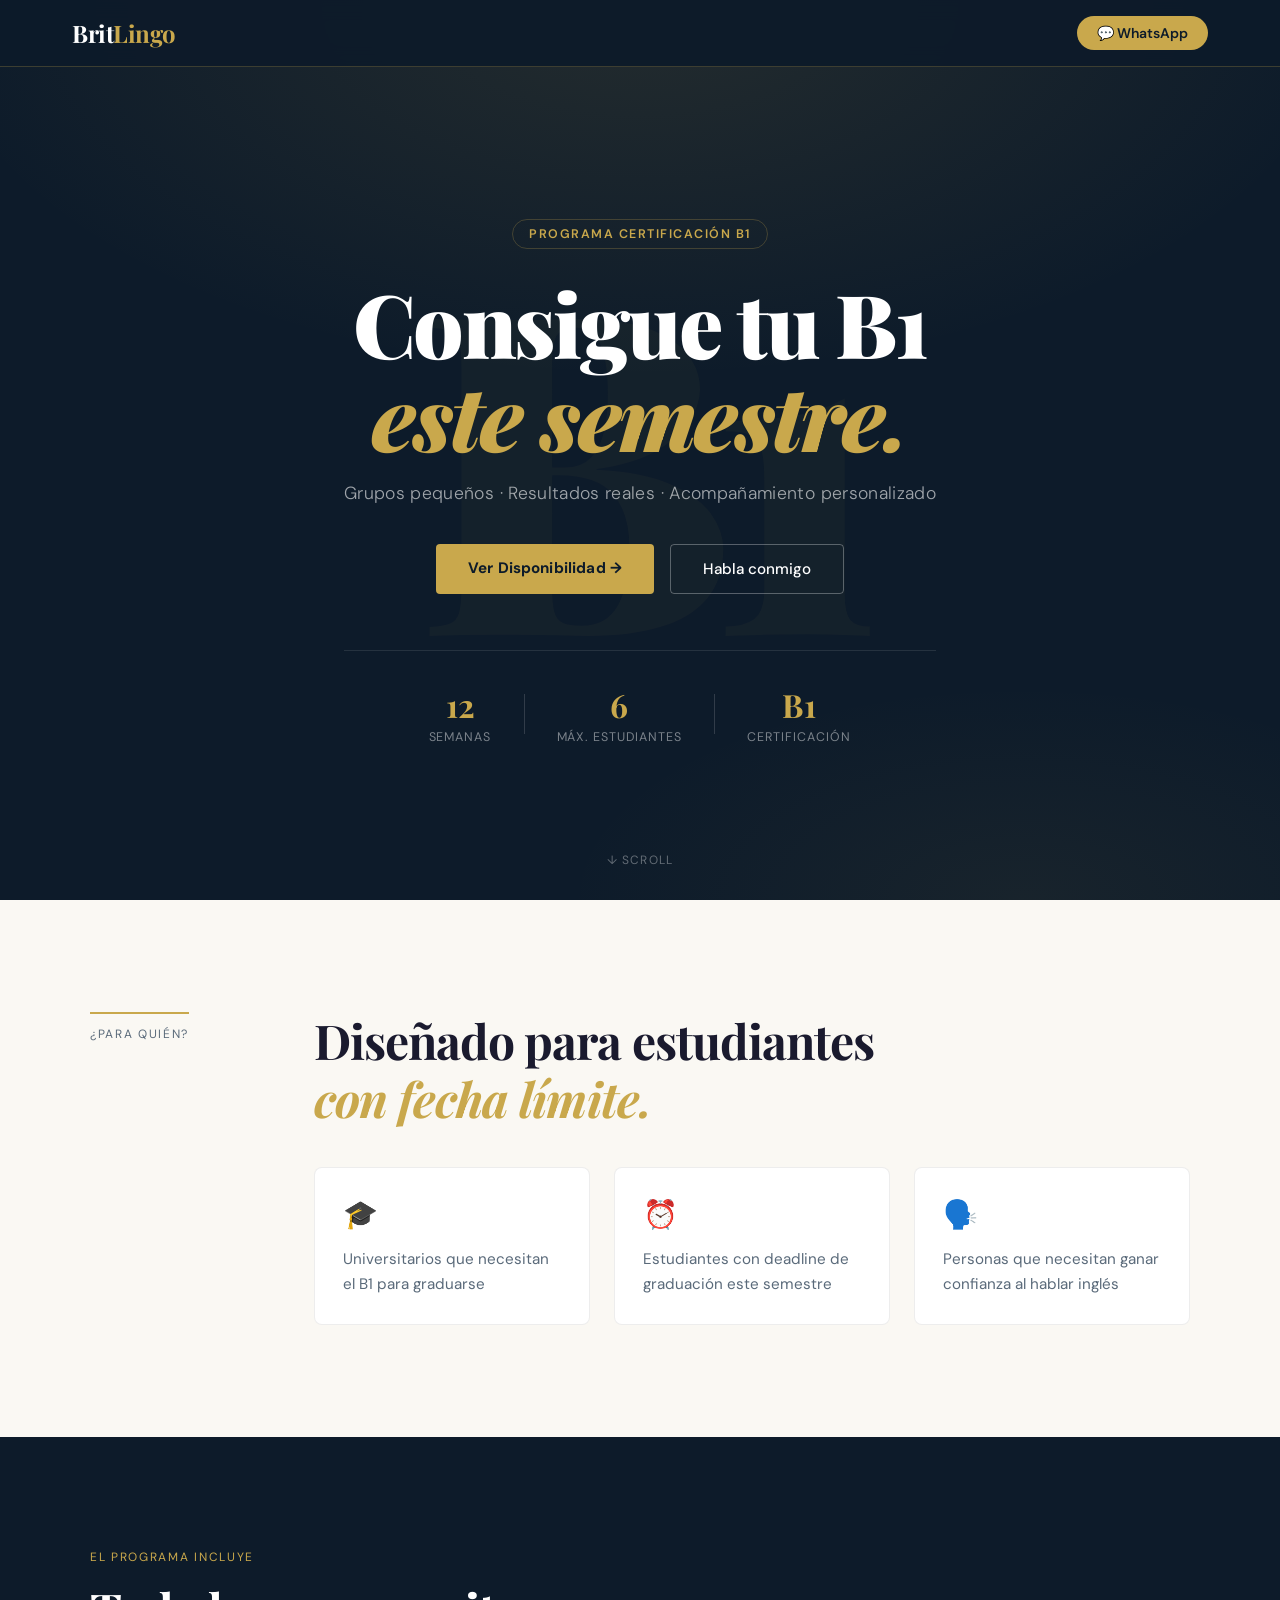
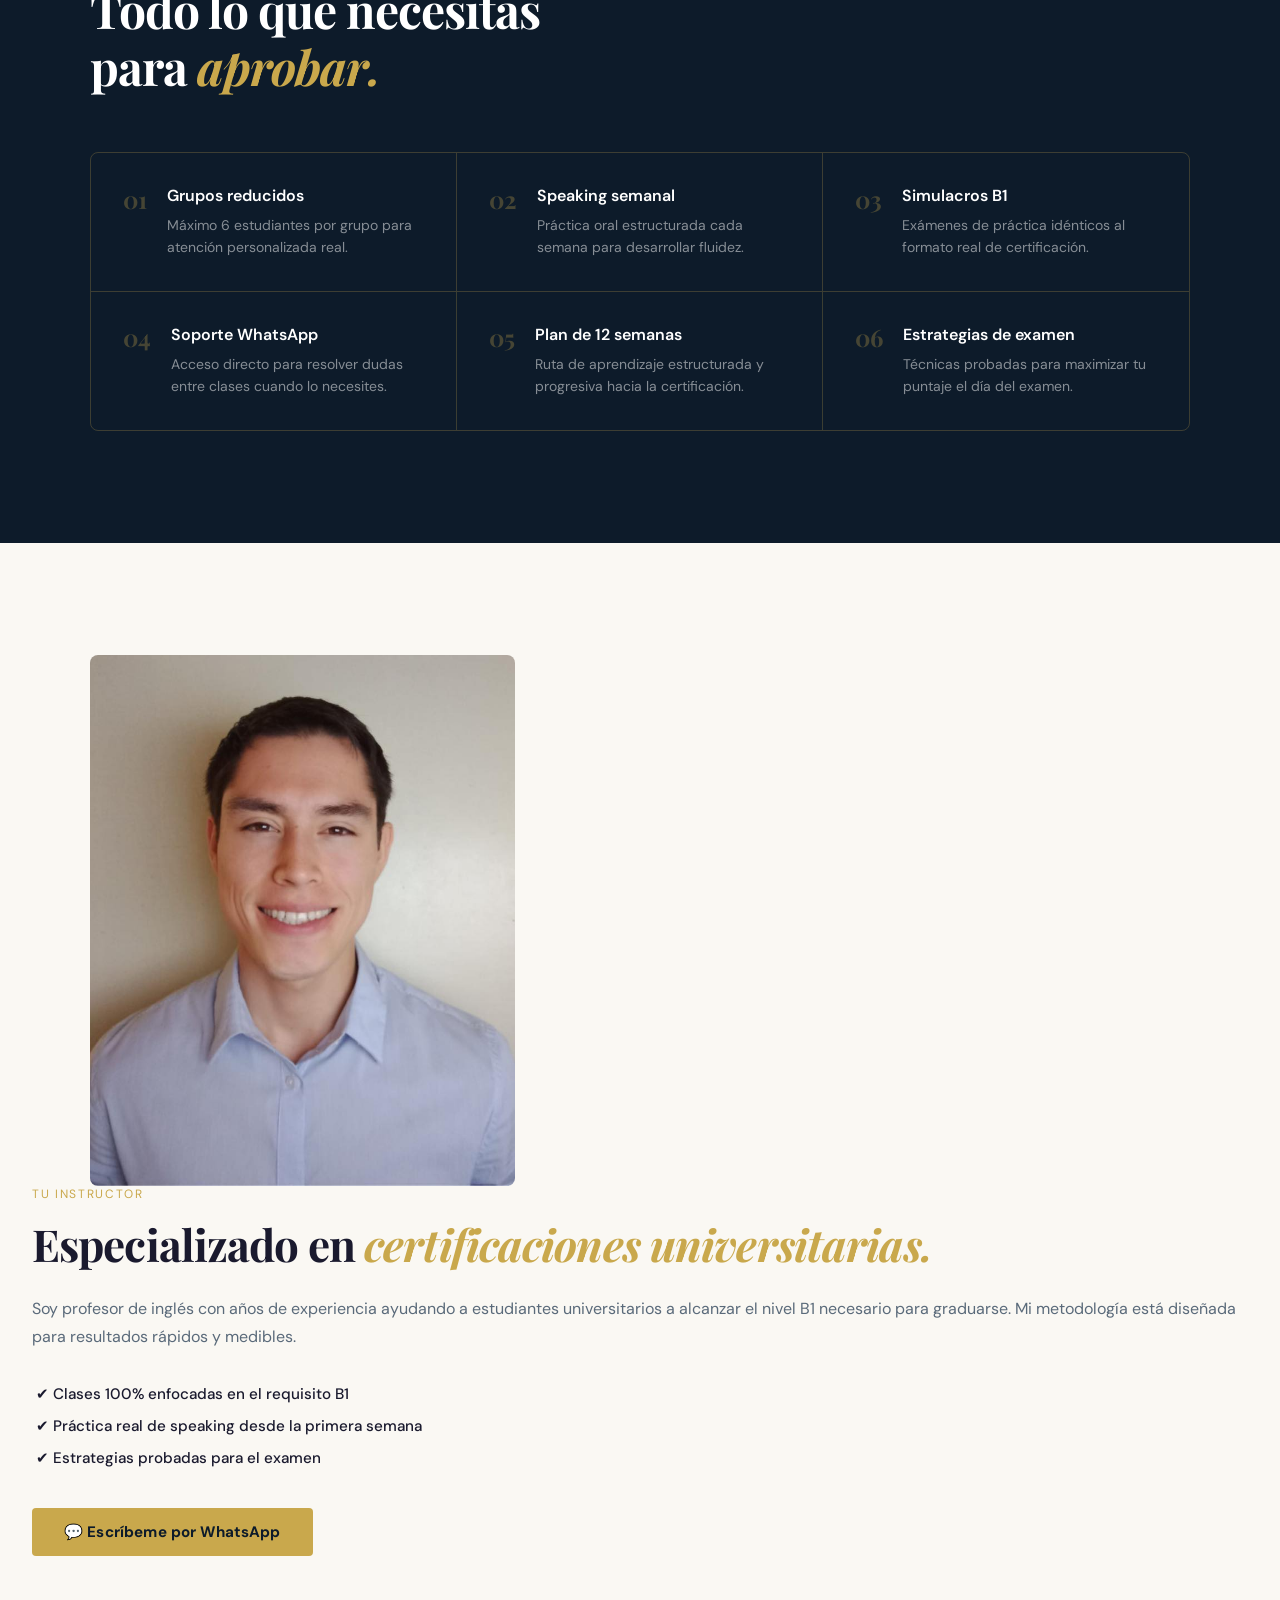
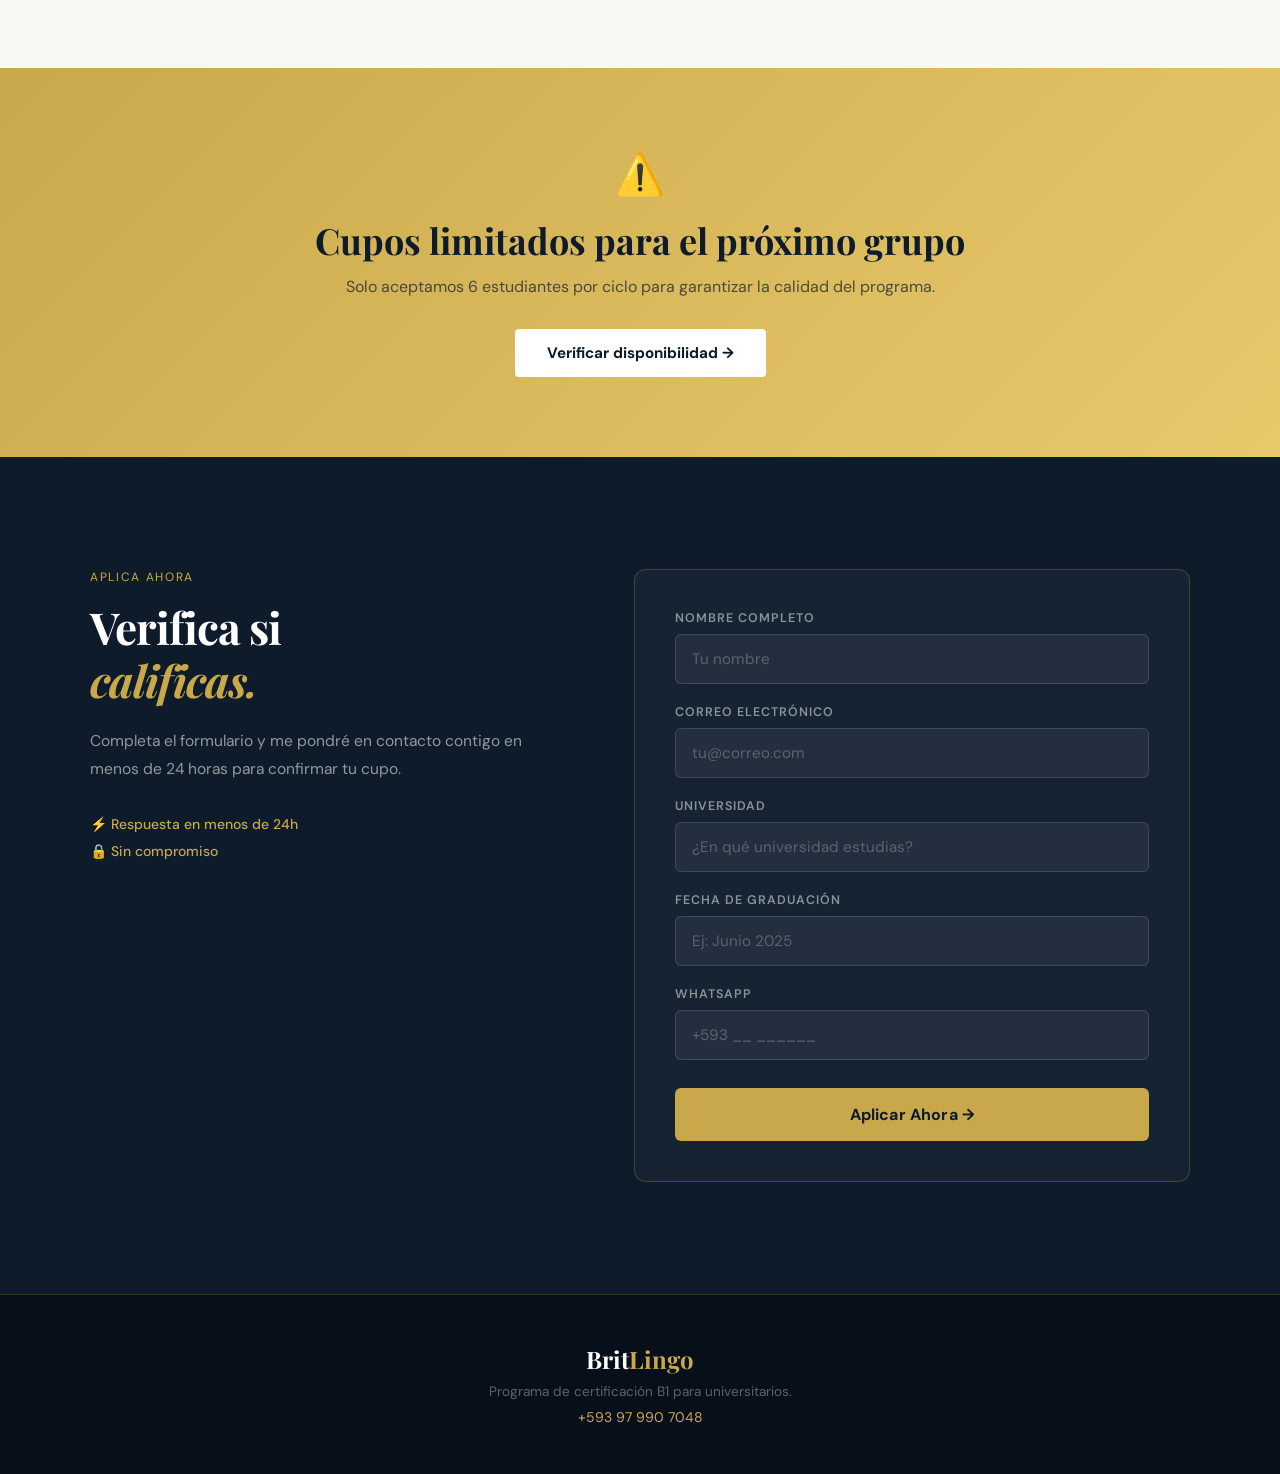
<file: index.html>
<!DOCTYPE html>
<html lang="es">
<head>
  <meta charset="UTF-8">
  <meta name="viewport" content="width=device-width, initial-scale=1">
  <title>BritLingo — Programa B1</title>
  <link rel="preconnect" href="https://fonts.googleapis.com">
  <link rel="preconnect" href="https://fonts.gstatic.com" crossorigin>
  <link href="https://fonts.googleapis.com/css2?family=Playfair+Display:wght@400;700;900&family=DM+Sans:wght@300;400;500;600&display=swap" rel="stylesheet">
  <link rel="stylesheet" href="styles.css">
</head>
<body>

<!-- NAV -->
<nav class="nav-bar">
  <div class="nav-inner">
    <div class="nav-logo">Brit<span>Lingo</span></div>
    <a href="https://wa.me/593979907048" class="nav-cta">💬 WhatsApp</a>
  </div>
</nav>

<!-- HERO -->
<section class="hero">
  <div class="hero-bg-text">B1</div>
  <div class="hero-content">
    <div class="hero-badge">Programa Certificación B1</div>
    <h1 class="hero-title">
      Consigue tu B1<br>
      <em>este semestre.</em>
    </h1>
    <p class="hero-sub">Grupos pequeños · Resultados reales · Acompañamiento personalizado</p>
    <div class="hero-actions">
      <a href="#apply" class="btn-primary">Ver Disponibilidad →</a>
      <a href="https://wa.me/593979907048" class="btn-ghost">Habla conmigo</a>
    </div>
    <div class="hero-stats">
      <div class="stat"><span class="stat-num">12</span><span class="stat-label">Semanas</span></div>
      <div class="stat-divider"></div>
      <div class="stat"><span class="stat-num">6</span><span class="stat-label">Máx. estudiantes</span></div>
      <div class="stat-divider"></div>
      <div class="stat"><span class="stat-num">B1</span><span class="stat-label">Certificación</span></div>
    </div>
  </div>
  <div class="hero-scroll">↓ Scroll</div>
</section>

<!-- PARA QUIÉN ES -->
<section class="section-for-who">
  <div class="container-split">
    <div class="split-label">¿Para quién?</div>
    <div class="split-content">
      <h2>Diseñado para estudiantes<br><em>con fecha límite.</em></h2>
      <div class="for-who-cards">
        <div class="fw-card">
          <div class="fw-icon">🎓</div>
          <p>Universitarios que necesitan el B1 para graduarse</p>
        </div>
        <div class="fw-card">
          <div class="fw-icon">⏰</div>
          <p>Estudiantes con deadline de graduación este semestre</p>
        </div>
        <div class="fw-card">
          <div class="fw-icon">🗣️</div>
          <p>Personas que necesitan ganar confianza al hablar inglés</p>
        </div>
      </div>
    </div>
  </div>
</section>

<!-- INCLUYE -->
<section class="section-includes">
  <div class="container-center">
    <div class="section-eyebrow">El programa incluye</div>
    <h2>Todo lo que necesitas<br>para <em>aprobar.</em></h2>
    <div class="includes-grid">
      <div class="inc-item">
        <div class="inc-number">01</div>
        <div class="inc-text">
          <h4>Grupos reducidos</h4>
          <p>Máximo 6 estudiantes por grupo para atención personalizada real.</p>
        </div>
      </div>
      <div class="inc-item">
        <div class="inc-number">02</div>
        <div class="inc-text">
          <h4>Speaking semanal</h4>
          <p>Práctica oral estructurada cada semana para desarrollar fluidez.</p>
        </div>
      </div>
      <div class="inc-item">
        <div class="inc-number">03</div>
        <div class="inc-text">
          <h4>Simulacros B1</h4>
          <p>Exámenes de práctica idénticos al formato real de certificación.</p>
        </div>
      </div>
      <div class="inc-item">
        <div class="inc-number">04</div>
        <div class="inc-text">
          <h4>Soporte WhatsApp</h4>
          <p>Acceso directo para resolver dudas entre clases cuando lo necesites.</p>
        </div>
      </div>
      <div class="inc-item">
        <div class="inc-number">05</div>
        <div class="inc-text">
          <h4>Plan de 12 semanas</h4>
          <p>Ruta de aprendizaje estructurada y progresiva hacia la certificación.</p>
        </div>
      </div>
      <div class="inc-item">
        <div class="inc-number">06</div>
        <div class="inc-text">
          <h4>Estrategias de examen</h4>
          <p>Técnicas probadas para maximizar tu puntaje el día del examen.</p>
        </div>
      </div>
    </div>
  </div>
</section>

<!-- ABOUT -->
<section class="section-about">
  <div class="about-inner">
    <div class="about-photo">
        <span><img src="profesional.jpg" style="width:100%;height:100%;object-fit:cover;"></span>
      </div>
    </div>
    <div class="about-text">
      <div class="section-eyebrow">Tu instructor</div>
      <h2>Especializado en <em>certificaciones universitarias.</em></h2>
      <p class="about-bio">
        Soy profesor de inglés con años de experiencia ayudando a estudiantes universitarios a alcanzar el nivel B1 necesario para graduarse. Mi metodología está diseñada para resultados rápidos y medibles.
      </p>
      <div class="about-checks">
        <div class="check-item">✔ Clases 100% enfocadas en el requisito B1</div>
        <div class="check-item">✔ Práctica real de speaking desde la primera semana</div>
        <div class="check-item">✔ Estrategias probadas para el examen</div>
      </div>
      <a href="https://wa.me/593979907048" class="btn-primary">💬 Escríbeme por WhatsApp</a>
    </div>
  </div>
</section>

<!-- URGENCIA -->
<section class="section-urgency">
  <div class="urgency-inner">
    <div class="urgency-icon">⚠️</div>
    <h3>Cupos limitados para el próximo grupo</h3>
    <p>Solo aceptamos 6 estudiantes por ciclo para garantizar la calidad del programa.</p>
    <a href="#apply" class="btn-light">Verificar disponibilidad →</a>
  </div>
</section>

<!-- FORMULARIO -->

<section id="apply" class="section-form">
  <div class="form-container">
    <div class="form-left">
      <div class="section-eyebrow">Aplica ahora</div>
      <h2>Verifica si<br><em>calificas.</em></h2>
      <p>Completa el formulario y me pondré en contacto contigo en menos de 24 horas para confirmar tu cupo.</p>
      <div class="form-promise">
        <div class="promise-item">⚡ Respuesta en menos de 24h</div>
        <div class="promise-item">🔒 Sin compromiso</div>
      </div>
    </div>
    <div class="form-right">
      <form 
        action="https://hook.eu2.make.com/7elasmasxfqbbw2cstdcckxref2mr62m" 
        method="POST"
        onsubmit="setTimeout(function(){ window.location='thankyou.html'; }, 500);">
        
        <div class="form-group">
          <label>Nombre Completo</label>
          <input type="text" name="name" placeholder="Tu nombre" required>
        </div>
        <div class="form-group">
          <label>Correo Electrónico</label>
          <input type="email" name="email" placeholder="tu@correo.com" required>
        </div>
        <div class="form-group">
          <label>Universidad</label>
          <input type="text" name="university" placeholder="¿En qué universidad estudias?">
        </div>
        <div class="form-group">
          <label>Fecha de Graduación</label>
          <input type="text" name="deadline" placeholder="Ej: Junio 2025">
        </div>
        <div class="form-group">
          <label>WhatsApp</label>
          <input type="tel" name="whatsapp" placeholder="+593 __ ______">
        </div>
        <button type="submit" class="btn-submit">
          Aplicar Ahora →
        </button>
      </form>
    </div>
  </div>
</section>

<!-- FOOTER -->
<footer class="site-footer">
  <div class="footer-inner">
    <div class="footer-logo">Brit<span>Lingo</span></div>
    <p>Programa de certificación B1 para universitarios.</p>
    <a href="https://wa.me/593979907048">+593 97 990 7048</a>
  </div>
</footer>

<script>
  // Scroll reveal
  const observer = new IntersectionObserver((entries) => {
    entries.forEach(e => {
      if (e.isIntersecting) {
        e.target.classList.add('visible');
      }
    });
  }, { threshold: 0.1 });

  document.querySelectorAll('.fw-card, .inc-item, .check-item, .about-text, .about-photo').forEach(el => {
    el.classList.add('reveal');
    observer.observe(el);
  });
</script>

</body>
</html>
</file>
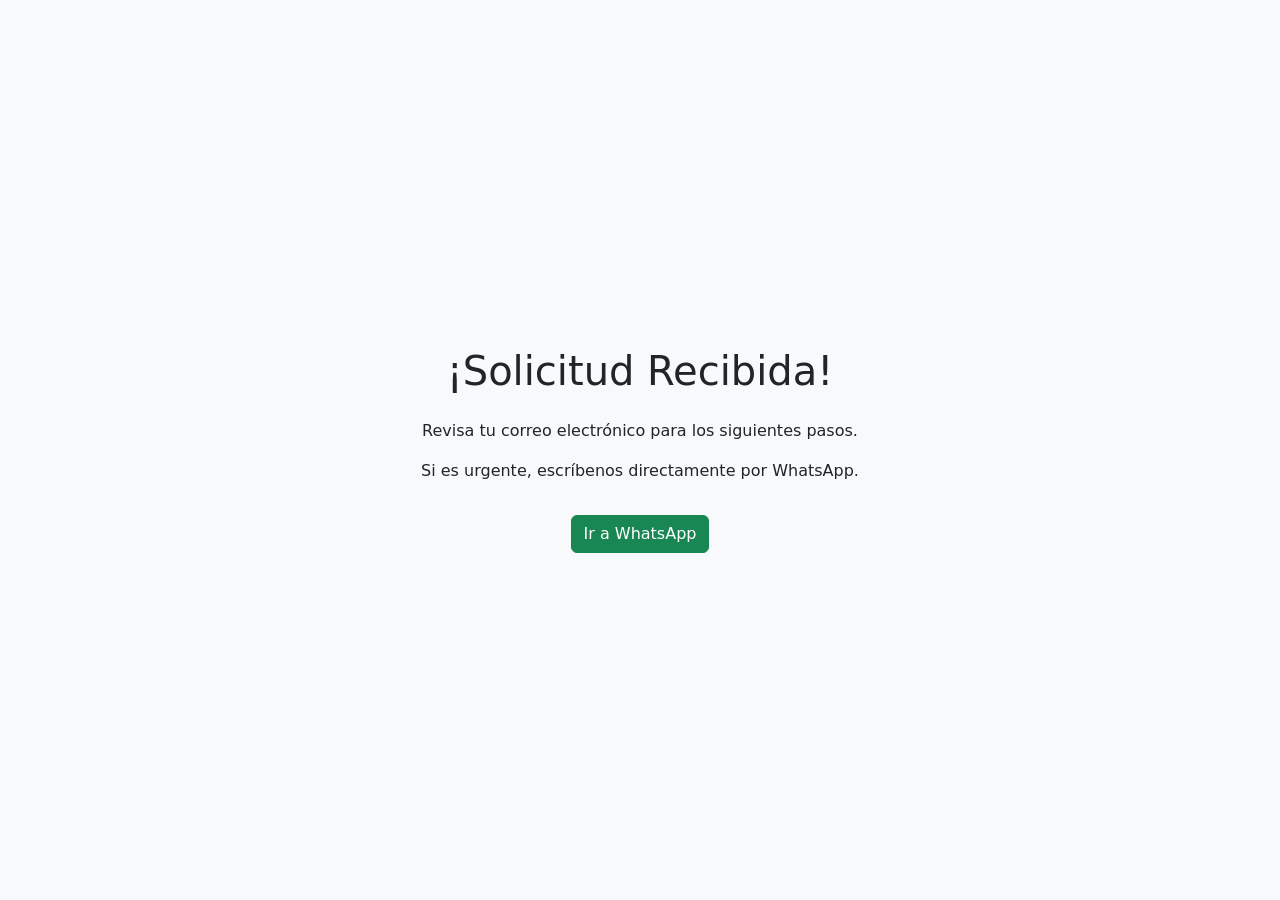
<file: thankyou.html>
<!DOCTYPE html>
<html lang="es">
<head>
  <meta charset="UTF-8">
  <meta name="viewport" content="width=device-width, initial-scale=1">
  <title>Gracias | BritLingo</title>
  <link href="https://cdn.jsdelivr.net/npm/bootstrap@5.3.2/dist/css/bootstrap.min.css" rel="stylesheet">
</head>

<body class="bg-light d-flex align-items-center justify-content-center vh-100">

  <div class="text-center">
    <h1 class="mb-4">¡Solicitud Recibida!</h1>
    <p>Revisa tu correo electrónico para los siguientes pasos.</p>
    <p>Si es urgente, escríbenos directamente por WhatsApp.</p>

    <a href="https://wa.me/0979907048" class="btn btn-success mt-3">
      Ir a WhatsApp
    </a>
  </div>

</body>
</html>
</file>
<file: styles.css>
/* ============================================
   BRITLINGO — STYLES
   Aesthetic: Editorial luxury, navy + gold
   ============================================ */

:root {
  --navy: #0d1b2a;
  --navy-mid: #1a2e45;
  --gold: #c9a84c;
  --gold-light: #e8c96a;
  --cream: #faf8f3;
  --white: #ffffff;
  --text: #1a1a2e;
  --text-muted: #5a6a7a;
  --border: rgba(201, 168, 76, 0.25);
  --font-display: 'Playfair Display', Georgia, serif;
  --font-body: 'DM Sans', sans-serif;
}

*, *::before, *::after {
  margin: 0;
  padding: 0;
  box-sizing: border-box;
}

html { scroll-behavior: smooth; }

body {
  font-family: var(--font-body);
  color: var(--text);
  background: var(--cream);
  overflow-x: hidden;
}

em {
  font-style: italic;
  color: var(--gold);
  font-family: var(--font-display);
}

/* ===== NAV ===== */
.nav-bar {
  position: fixed;
  top: 0; left: 0; right: 0;
  z-index: 100;
  background: rgba(13, 27, 42, 0.95);
  backdrop-filter: blur(10px);
  border-bottom: 1px solid var(--border);
}
.nav-inner {
  max-width: 1200px;
  margin: 0 auto;
  padding: 1rem 2rem;
  display: flex;
  justify-content: space-between;
  align-items: center;
}
.nav-logo {
  font-family: var(--font-display);
  font-size: 1.5rem;
  font-weight: 700;
  color: var(--white);
  letter-spacing: -0.02em;
}
.nav-logo span { color: var(--gold); }
.nav-cta {
  background: var(--gold);
  color: var(--navy);
  text-decoration: none;
  padding: 0.5rem 1.25rem;
  border-radius: 50px;
  font-weight: 600;
  font-size: 0.875rem;
  transition: background 0.2s, transform 0.2s;
}
.nav-cta:hover {
  background: var(--gold-light);
  transform: translateY(-1px);
}

/* ===== HERO ===== */
.hero {
  min-height: 100vh;
  background: var(--navy);
  display: flex;
  flex-direction: column;
  justify-content: center;
  align-items: center;
  text-align: center;
  padding: 8rem 2rem 4rem;
  position: relative;
  overflow: hidden;
}
.hero::before {
  content: '';
  position: absolute;
  inset: 0;
  background: 
    radial-gradient(ellipse 80% 60% at 50% 0%, rgba(201,168,76,0.12) 0%, transparent 70%),
    radial-gradient(ellipse 60% 40% at 80% 100%, rgba(201,168,76,0.06) 0%, transparent 60%);
}
.hero-bg-text {
  position: absolute;
  font-family: var(--font-display);
  font-size: clamp(200px, 35vw, 480px);
  font-weight: 900;
  color: rgba(201, 168, 76, 0.04);
  user-select: none;
  top: 50%;
  left: 50%;
  transform: translate(-50%, -50%);
  letter-spacing: -0.05em;
  line-height: 1;
}
.hero-content {
  position: relative;
  z-index: 2;
  max-width: 750px;
  animation: fadeUp 0.9s ease both;
}
.hero-badge {
  display: inline-block;
  border: 1px solid var(--border);
  color: var(--gold);
  font-size: 0.78rem;
  font-weight: 600;
  letter-spacing: 0.12em;
  text-transform: uppercase;
  padding: 0.4rem 1rem;
  border-radius: 50px;
  margin-bottom: 1.75rem;
}
.hero-title {
  font-family: var(--font-display);
  font-size: clamp(3rem, 7vw, 5.5rem);
  font-weight: 900;
  color: var(--white);
  line-height: 1.05;
  letter-spacing: -0.03em;
  margin-bottom: 1.25rem;
}
.hero-sub {
  font-size: 1.1rem;
  color: rgba(255,255,255,0.6);
  font-weight: 300;
  letter-spacing: 0.02em;
  margin-bottom: 2.5rem;
}
.hero-actions {
  display: flex;
  gap: 1rem;
  justify-content: center;
  flex-wrap: wrap;
  margin-bottom: 3.5rem;
}
.hero-stats {
  display: flex;
  align-items: center;
  gap: 2rem;
  justify-content: center;
  border-top: 1px solid rgba(255,255,255,0.1);
  padding-top: 2rem;
  flex-wrap: wrap;
  animation: fadeUp 0.9s 0.3s ease both;
}
.stat { text-align: center; }
.stat-num {
  display: block;
  font-family: var(--font-display);
  font-size: 2rem;
  font-weight: 700;
  color: var(--gold);
}
.stat-label {
  display: block;
  font-size: 0.78rem;
  color: rgba(255,255,255,0.45);
  letter-spacing: 0.08em;
  text-transform: uppercase;
  margin-top: 0.2rem;
}
.stat-divider {
  width: 1px;
  height: 40px;
  background: rgba(255,255,255,0.15);
}
.hero-scroll {
  position: absolute;
  bottom: 2rem;
  left: 50%;
  transform: translateX(-50%);
  font-size: 0.75rem;
  color: rgba(255,255,255,0.35);
  letter-spacing: 0.1em;
  text-transform: uppercase;
  animation: bounce 2s infinite;
}

/* ===== BUTTONS ===== */
.btn-primary {
  display: inline-block;
  background: var(--gold);
  color: var(--navy);
  text-decoration: none;
  padding: 0.875rem 2rem;
  border-radius: 4px;
  font-weight: 700;
  font-size: 0.95rem;
  transition: all 0.2s;
  letter-spacing: 0.01em;
}
.btn-primary:hover {
  background: var(--gold-light);
  transform: translateY(-2px);
  box-shadow: 0 8px 30px rgba(201,168,76,0.4);
}
.btn-ghost {
  display: inline-block;
  background: transparent;
  color: var(--white);
  text-decoration: none;
  padding: 0.875rem 2rem;
  border-radius: 4px;
  font-weight: 500;
  font-size: 0.95rem;
  border: 1px solid rgba(255,255,255,0.3);
  transition: all 0.2s;
}
.btn-ghost:hover {
  border-color: var(--gold);
  color: var(--gold);
}
.btn-light {
  display: inline-block;
  background: var(--white);
  color: var(--navy);
  text-decoration: none;
  padding: 0.875rem 2rem;
  border-radius: 4px;
  font-weight: 700;
  font-size: 0.95rem;
  transition: all 0.2s;
}
.btn-light:hover {
  background: var(--cream);
  transform: translateY(-2px);
}

/* ===== SECTION: PARA QUIÉN ===== */
.section-for-who {
  padding: 7rem 2rem;
  background: var(--cream);
}
.container-split {
  max-width: 1100px;
  margin: 0 auto;
  display: grid;
  grid-template-columns: 160px 1fr;
  gap: 4rem;
  align-items: start;
}
.split-label {
  font-size: 0.75rem;
  letter-spacing: 0.14em;
  text-transform: uppercase;
  color: var(--text-muted);
  padding-top: 0.75rem;
  border-top: 2px solid var(--gold);
  width: fit-content;
}
.split-content h2 {
  font-family: var(--font-display);
  font-size: clamp(2rem, 4vw, 3rem);
  font-weight: 700;
  line-height: 1.2;
  margin-bottom: 2.5rem;
  letter-spacing: -0.02em;
}
.for-who-cards {
  display: grid;
  grid-template-columns: repeat(3, 1fr);
  gap: 1.5rem;
}
.fw-card {
  background: var(--white);
  border: 1px solid rgba(0,0,0,0.07);
  border-radius: 8px;
  padding: 1.75rem;
  transition: all 0.3s;
}
.fw-card:hover {
  border-color: var(--gold);
  box-shadow: 0 12px 40px rgba(0,0,0,0.07);
  transform: translateY(-3px);
}
.fw-icon {
  font-size: 1.75rem;
  margin-bottom: 0.875rem;
}
.fw-card p {
  font-size: 0.95rem;
  line-height: 1.6;
  color: var(--text-muted);
}

/* ===== SECTION: INCLUYE ===== */
.section-includes {
  background: var(--navy);
  padding: 7rem 2rem;
}
.container-center {
  max-width: 1100px;
  margin: 0 auto;
}
.section-eyebrow {
  font-size: 0.75rem;
  letter-spacing: 0.14em;
  text-transform: uppercase;
  color: var(--gold);
  margin-bottom: 1rem;
}
.section-includes h2 {
  font-family: var(--font-display);
  font-size: clamp(2rem, 4vw, 3rem);
  font-weight: 700;
  color: var(--white);
  line-height: 1.2;
  margin-bottom: 3.5rem;
  letter-spacing: -0.02em;
}
.includes-grid {
  display: grid;
  grid-template-columns: repeat(3, 1fr);
  gap: 0;
  border: 1px solid var(--border);
  border-radius: 8px;
  overflow: hidden;
}
.inc-item {
  padding: 2rem;
  border-right: 1px solid var(--border);
  border-bottom: 1px solid var(--border);
  display: flex;
  gap: 1.25rem;
  transition: background 0.25s;
}
.inc-item:hover { background: rgba(201,168,76,0.05); }
.inc-item:nth-child(3n) { border-right: none; }
.inc-item:nth-child(4), .inc-item:nth-child(5), .inc-item:nth-child(6) { border-bottom: none; }
.inc-number {
  font-family: var(--font-display);
  font-size: 1.5rem;
  font-weight: 700;
  color: rgba(201,168,76,0.3);
  line-height: 1;
  flex-shrink: 0;
  padding-top: 0.1rem;
}
.inc-text h4 {
  font-weight: 600;
  color: var(--white);
  margin-bottom: 0.5rem;
  font-size: 1rem;
}
.inc-text p {
  font-size: 0.875rem;
  color: rgba(255,255,255,0.5);
  line-height: 1.6;
}

/* ===== SECTION: ABOUT ===== */
.section-about {
  padding: 7rem 2rem;
  background: var(--cream);
}
.about-inner {
  max-width: 1100px;
  margin: 0 auto;
  display: grid;
  grid-template-columns: 1fr 1.4fr;
  gap: 5rem;
  align-items: center;
}
.about-photo {
  aspect-ratio: 4/5;
  border-radius: 8px;
  overflow: hidden;
  position: relative;
}
.about-photo::after {
  content: '';
  position: absolute;
  bottom: -20px;
  right: -20px;
  width: 70%;
  height: 70%;
  border: 2px solid var(--gold);
  border-radius: 8px;
  z-index: -1;
}
.about-photo-placeholder {
  width: 100%;
  height: 100%;
  min-height: 400px;
  background: linear-gradient(135deg, var(--navy) 0%, var(--navy-mid) 100%);
  display: flex;
  align-items: center;
  justify-content: center;
  border-radius: 8px;
  border: 2px dashed var(--border);
}
.about-photo-placeholder span {
  font-size: 0.85rem;
  color: rgba(255,255,255,0.3);
  letter-spacing: 0.05em;
}
.about-text h2 {
  font-family: var(--font-display);
  font-size: clamp(1.75rem, 3.5vw, 2.75rem);
  font-weight: 700;
  line-height: 1.2;
  margin-bottom: 1.5rem;
  letter-spacing: -0.02em;
}
.about-bio {
  font-size: 1rem;
  color: var(--text-muted);
  line-height: 1.8;
  margin-bottom: 2rem;
}
.about-checks {
  display: flex;
  flex-direction: column;
  gap: 0.75rem;
  margin-bottom: 2.5rem;
}
.check-item {
  font-size: 0.95rem;
  font-weight: 500;
  color: var(--text);
  padding-left: 0.25rem;
}

/* ===== SECTION: URGENCIA ===== */
.section-urgency {
  background: linear-gradient(135deg, #c9a84c 0%, #e8c96a 100%);
  padding: 5rem 2rem;
}
.urgency-inner {
  max-width: 700px;
  margin: 0 auto;
  text-align: center;
}
.urgency-icon { font-size: 2.5rem; margin-bottom: 1rem; }
.urgency-inner h3 {
  font-family: var(--font-display);
  font-size: clamp(1.5rem, 3vw, 2.25rem);
  font-weight: 700;
  color: var(--navy);
  margin-bottom: 0.75rem;
}
.urgency-inner p {
  color: rgba(13,27,42,0.7);
  font-size: 1rem;
  margin-bottom: 2rem;
}

/* ===== SECTION: FORMULARIO ===== */
.section-form {
  padding: 7rem 2rem;
  background: var(--navy);
}
.form-container {
  max-width: 1100px;
  margin: 0 auto;
  display: grid;
  grid-template-columns: 1fr 1.2fr;
  gap: 5rem;
  align-items: start;
}
.form-left h2 {
  font-family: var(--font-display);
  font-size: clamp(2rem, 3.5vw, 2.75rem);
  font-weight: 700;
  color: var(--white);
  line-height: 1.2;
  margin-bottom: 1.25rem;
  letter-spacing: -0.02em;
}
.form-left p {
  color: rgba(255,255,255,0.55);
  font-size: 0.975rem;
  line-height: 1.8;
  margin-bottom: 2rem;
}
.form-promise {
  display: flex;
  flex-direction: column;
  gap: 0.6rem;
}
.promise-item {
  font-size: 0.875rem;
  color: var(--gold);
  font-weight: 500;
}
.form-right {
  background: rgba(255,255,255,0.04);
  border: 1px solid var(--border);
  border-radius: 12px;
  padding: 2.5rem;
}
.form-group {
  margin-bottom: 1.25rem;
}
.form-group label {
  display: block;
  font-size: 0.78rem;
  font-weight: 600;
  letter-spacing: 0.08em;
  text-transform: uppercase;
  color: rgba(255,255,255,0.5);
  margin-bottom: 0.5rem;
}
.form-group input {
  width: 100%;
  background: rgba(255,255,255,0.06);
  border: 1px solid rgba(255,255,255,0.12);
  border-radius: 6px;
  padding: 0.875rem 1rem;
  color: var(--white);
  font-family: var(--font-body);
  font-size: 0.95rem;
  transition: border-color 0.2s;
  outline: none;
}
.form-group input::placeholder { color: rgba(255,255,255,0.25); }
.form-group input:focus {
  border-color: var(--gold);
  background: rgba(201,168,76,0.05);
}
.btn-submit {
  width: 100%;
  background: var(--gold);
  color: var(--navy);
  border: none;
  border-radius: 6px;
  padding: 1rem;
  font-family: var(--font-body);
  font-size: 1rem;
  font-weight: 700;
  cursor: pointer;
  margin-top: 0.5rem;
  transition: all 0.2s;
  letter-spacing: 0.01em;
}
.btn-submit:hover {
  background: var(--gold-light);
  transform: translateY(-2px);
  box-shadow: 0 8px 30px rgba(201,168,76,0.35);
}

/* ===== FOOTER ===== */
.site-footer {
  background: #070f1a;
  padding: 3rem 2rem;
  border-top: 1px solid var(--border);
}
.footer-inner {
  max-width: 1100px;
  margin: 0 auto;
  display: flex;
  flex-direction: column;
  align-items: center;
  gap: 0.5rem;
  text-align: center;
}
.footer-logo {
  font-family: var(--font-display);
  font-size: 1.5rem;
  font-weight: 700;
  color: var(--white);
}
.footer-logo span { color: var(--gold); }
.footer-inner p {
  font-size: 0.85rem;
  color: rgba(255,255,255,0.35);
}
.footer-inner a {
  font-size: 0.875rem;
  color: var(--gold);
  text-decoration: none;
}
.footer-inner a:hover { color: var(--gold-light); }

/* ===== REVEAL ANIMATIONS ===== */
.reveal {
  opacity: 0;
  transform: translateY(24px);
  transition: opacity 0.6s ease, transform 0.6s ease;
}
.reveal.visible {
  opacity: 1;
  transform: translateY(0);
}

/* ===== KEYFRAMES ===== */
@keyframes fadeUp {
  from { opacity: 0; transform: translateY(32px); }
  to   { opacity: 1; transform: translateY(0); }
}
@keyframes bounce {
  0%, 100% { transform: translateX(-50%) translateY(0); }
  50%       { transform: translateX(-50%) translateY(6px); }
}

/* ===== RESPONSIVE ===== */
@media (max-width: 900px) {
  .container-split {
    grid-template-columns: 1fr;
    gap: 2rem;
  }
  .split-label { display: none; }
  .for-who-cards { grid-template-columns: 1fr; }
  .includes-grid { grid-template-columns: 1fr; }
  .inc-item { border-right: none !important; border-bottom: 1px solid var(--border) !important; }
  .inc-item:last-child { border-bottom: none !important; }
  .about-inner { grid-template-columns: 1fr; gap: 3rem; }
  .about-photo { max-height: 280px; }
  .form-container { grid-template-columns: 1fr; gap: 3rem; }
}

@media (max-width: 600px) {
  .hero-actions { flex-direction: column; align-items: center; }
  .stat-divider { display: none; }
  .hero-stats { gap: 1.5rem; }
}
</file>
